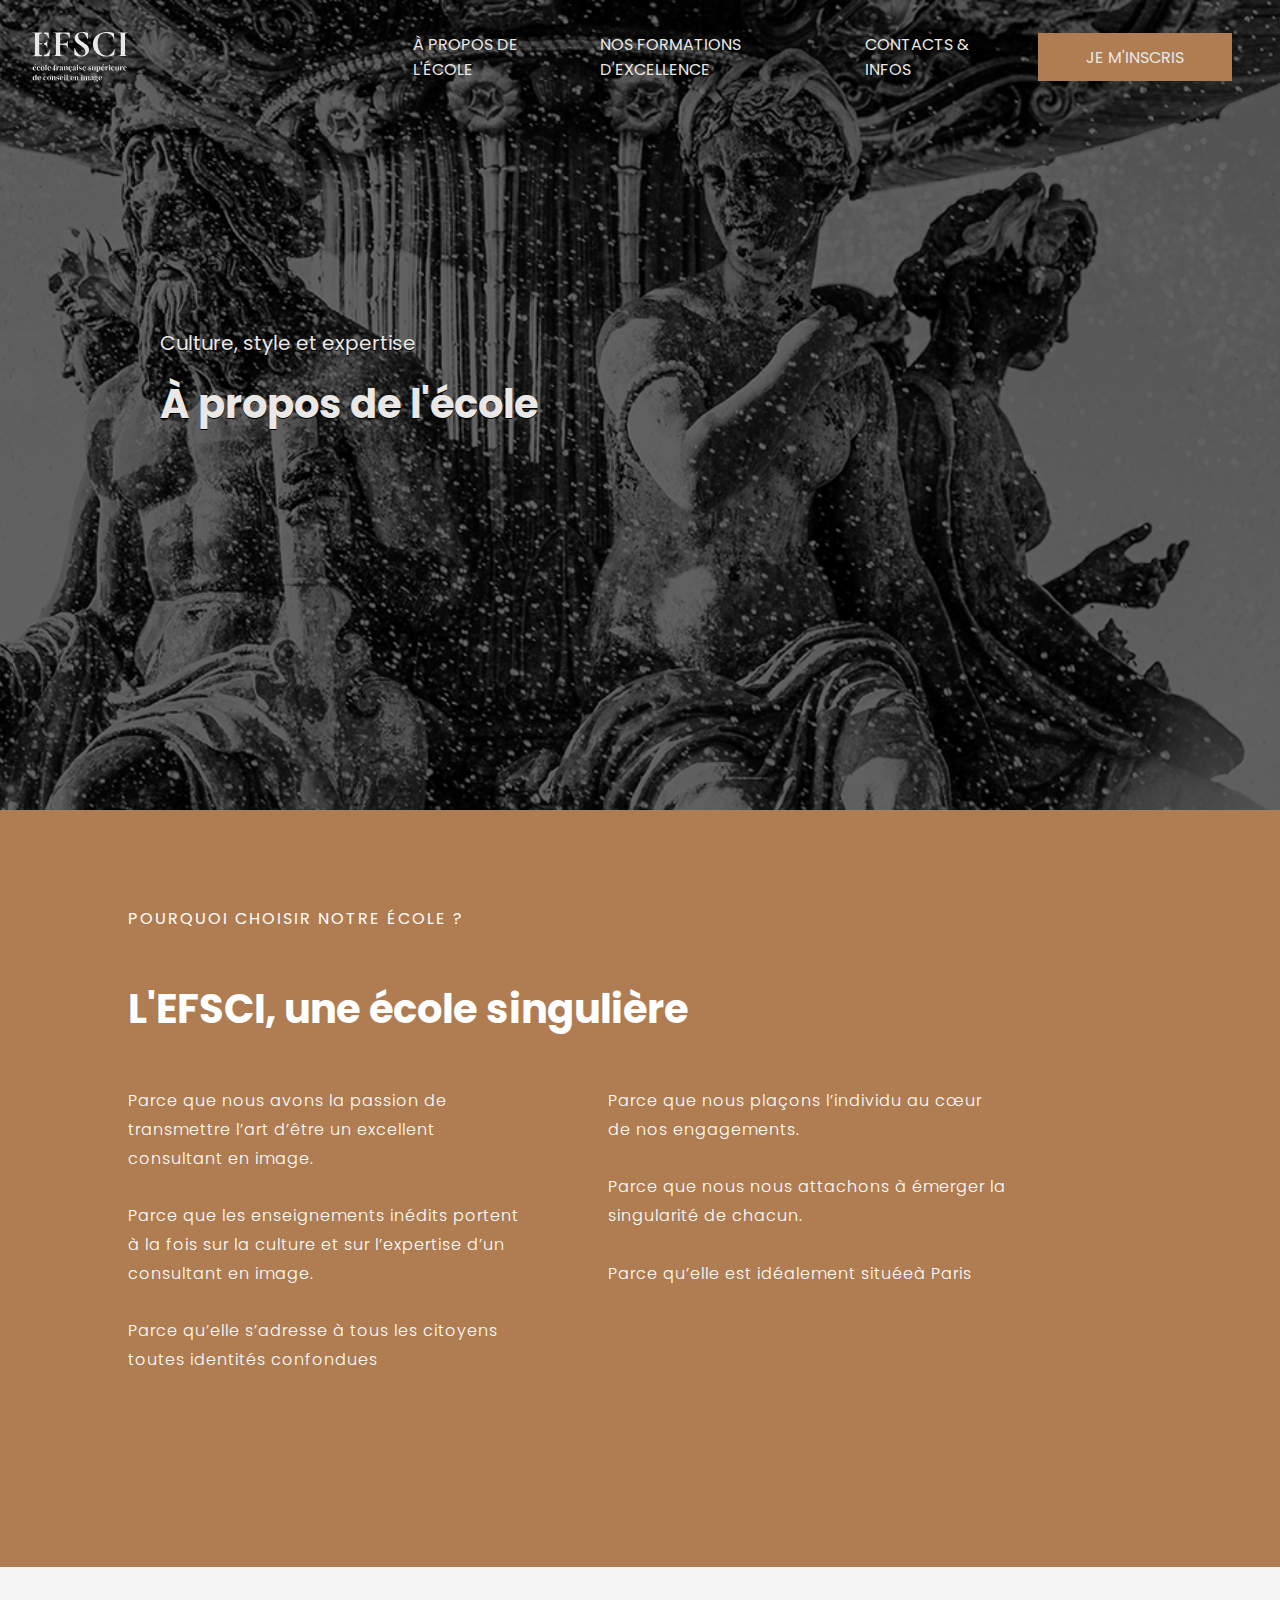
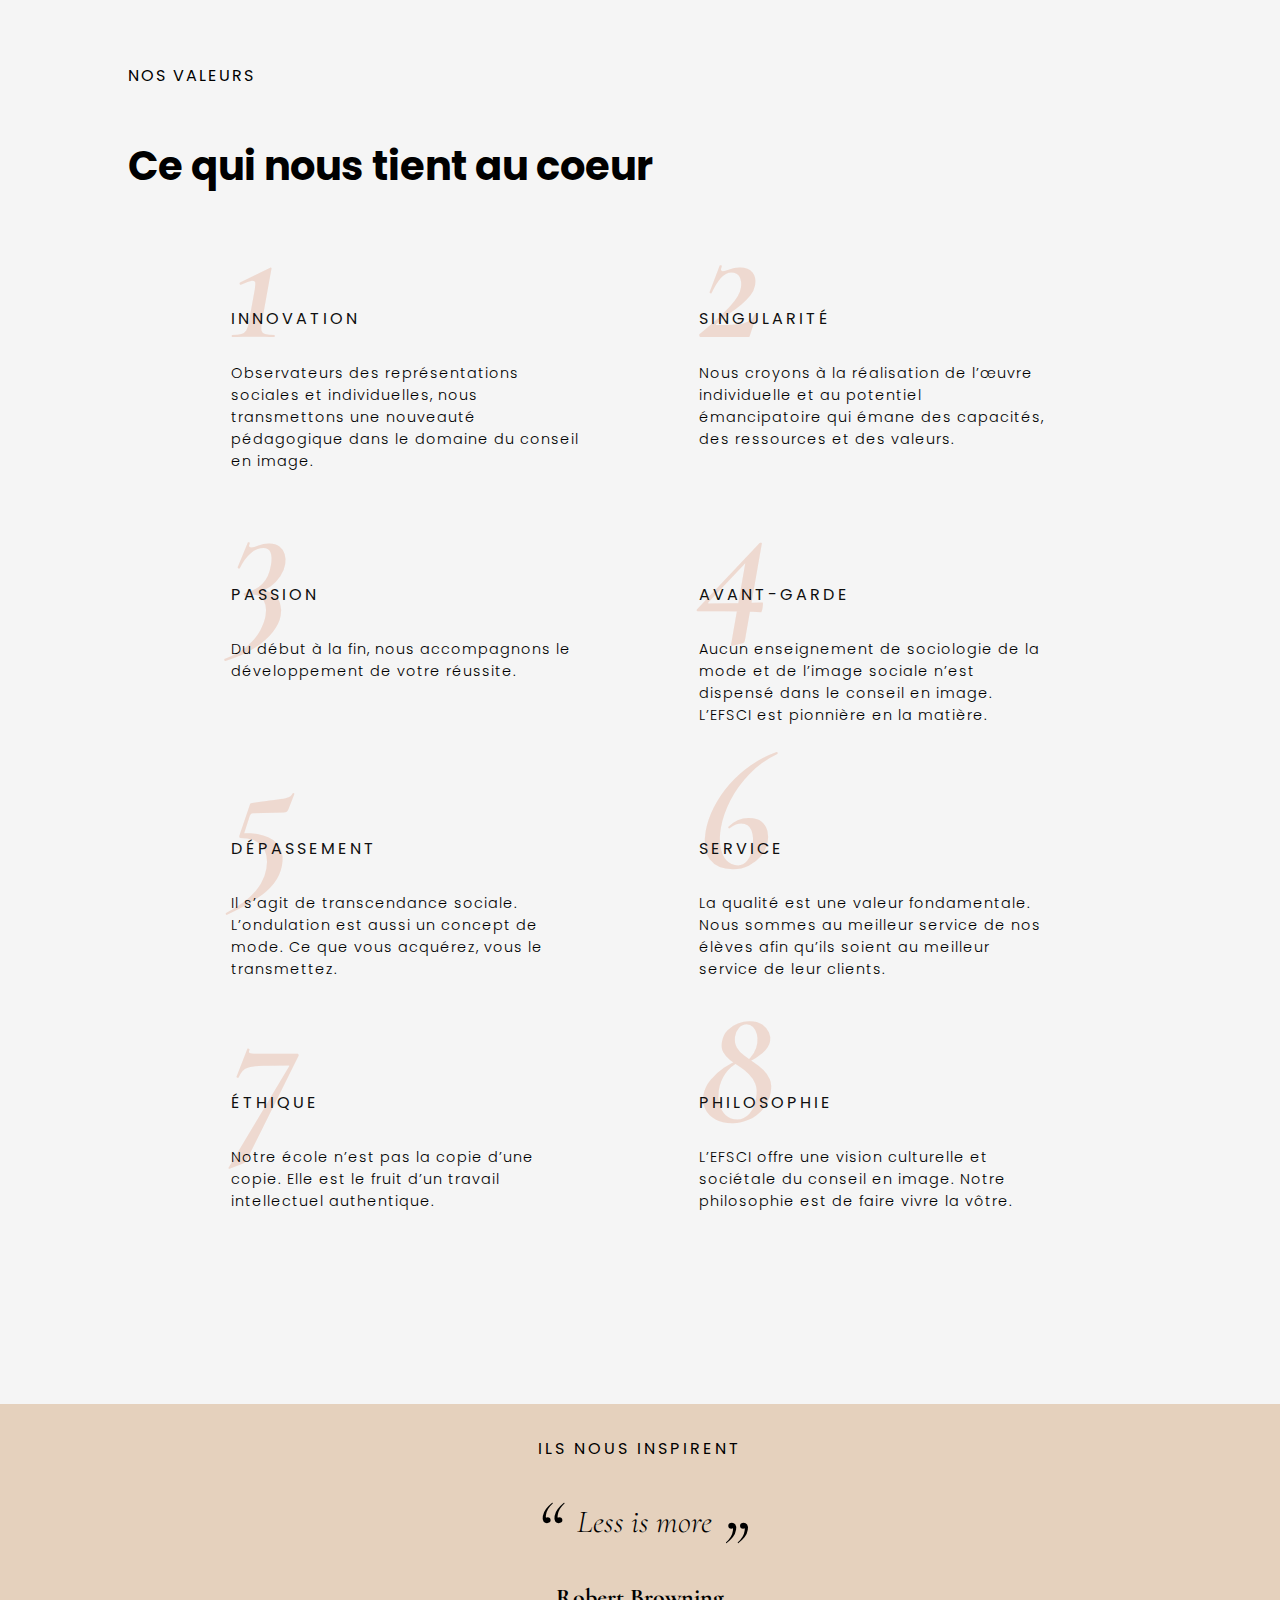
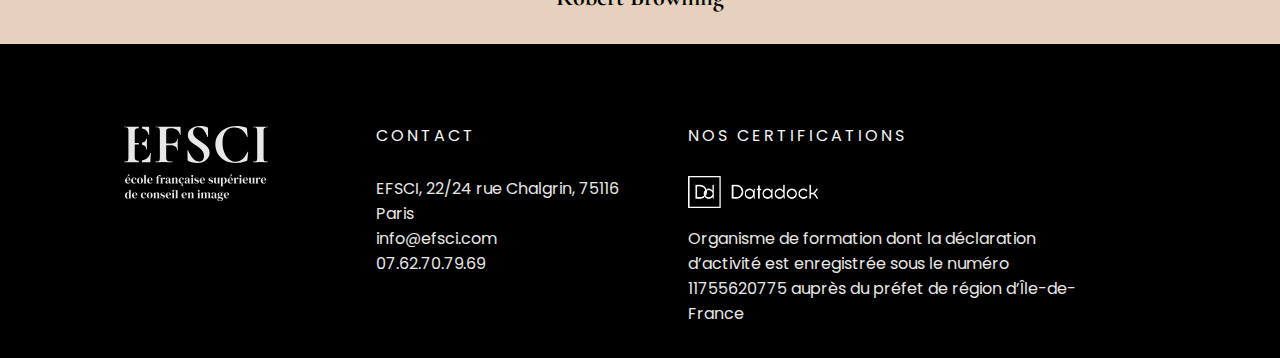
<file: pages/ecole.html>
<!DOCTYPE html>
<html lang="en">
<head>
    <meta charset="UTF-8">
    <meta http-equiv="X-UA-Compatible" content="IE=edge">
    <meta name="viewport" content="width=device-width, initial-scale=1.0">
    <link
    href="https://fonts.googleapis.com/css2?family=Poppins:ital,wght@0,100;0,200;0,300;0,400;0,500;0,600;0,700;0,800;0,900;1,100;1,200;1,300;1,400;1,500;1,600;1,700;1,800;1,900&display=swap"
    rel="stylesheet"
    /> 
    <link rel="preconnect" href="https://fonts.gstatic.com" />
    <link
        href="https://fonts.googleapis.com/css2?family=Cormorant:ital,wght@0,300;0,400;0,500;0,600;0,700;1,300;1,400;1,500;1,600;1,700&display=swap"
        rel="stylesheet"
    />
    <link rel="stylesheet" href="../css/ecole.css">
    <title>EFSCI - ECOLE</title>
</head>
<body>
    <div class="wrapper">
        <header class="header">
            <nav>
                <div class="logo">
                    <object data="../logo/EFSCI_LOGO.svg"></object>
                </div>
                <ul class="nav-links">
                    <li class="nav-link home"><a href="#">Home</a></a></li>
                    <li class="nav-link">
                        <a href="./ecole.html">à propos de l'école</a>
                    </li>
                    <li class="nav-link">
                        <a href="#">nos formations d'excellence</a>
                    </li>
                    <li class="nav-link">
                        <a href="#">contacts & infos</a>
                    </li>
                    <li class="nav-link last">
                        <a href="./inscription.html" class="nav-link-inscris"
                            >je&nbsp;m'inscris</a
                        >
                    </li>
                </ul>
                <div class="burger close">
                    <p class="label">MENU</p>
                    <div class="bars">
                        <div class="bar"></div>
                        <div class="bar"></div>
                        <div class="bar"></div>
                    </div>
                </div>
            </nav>
            <div class="header-bg-container">
                <img
                    class="header-bg"
                    src="../images/a-propos-header.png"
                    alt=""
                />
            </div>
            <div class="header-text">
                <p class="sub-top">Culture, style et expertise</p>
                <h1 class="title">
                    &Agrave; propos de l'école
                </h1>
            </div>
        </header>
        <div class="second">
            <p class="sub-top-2">POURQUOI CHOISIR NOTRE ÉCOLE ?</p>
            <h1 class="title-2">L'EFSCI, une école singulière</h1>
            <div class="description-cols">
                <p>
                    Parce que nous avons la passion de transmettre l’art d’être un excellent consultant en image.<br><br>
                    Parce que les enseignements inédits portent à la fois sur la culture et sur l’expertise d’un consultant en image.<br><br>
                    Parce qu’elle s’adresse à tous les citoyens toutes identités confondues
                </p>
                <p>
                    Parce que nous plaçons l’individu au cœur de nos engagements.<br><br>
                    Parce que nous nous attachons à émerger la singularité de chacun.<br><br>
                    Parce qu’elle est idéalement situéeà Paris
                </p>
            </div>
        </div>
        <div class="third">
            <p class="sub-top-2">Nos Valeurs</p>
            <h1 class="title-2">Ce qui nous tient au coeur</h1>
            <div class="cards">
                <div class="card">
                    <p class="number">1</p>
                    <p class="card-title">Innovation</p>
                    <p class="card-body">Observateurs des représentations sociales et individuelles, nous transmettons une nouveauté pédagogique dans le domaine du conseil en image.</p>
                </div>
                <div class="card">
                    <p class="number">2</p>
                    <p class="card-title">Singularité</p>
                    <p class="card-body">Nous croyons à la réalisation de l’œuvre individuelle et au potentiel émancipatoire qui émane des capacités, des ressources et des valeurs.</p>
                </div>
                <div class="card">
                    <p class="number">3</p>
                    <p class="card-title">Passion</p>
                    <p class="card-body">Du début à la fin, nous accompagnons le développement de votre réussite.</p>
                </div>
                <div class="card">
                    <p class="number">4</p>
                    <p class="card-title">Avant-garde</p>
                    <p class="card-body">Aucun enseignement de sociologie de la mode et de l’image sociale n’est dispensé dans le conseil en image. L’EFSCI est pionnière en la matière.</p>
                </div>
                <div class="card">
                    <p class="number">5</p>
                    <p class="card-title">Dépassement</p>
                    <p class="card-body">Il s’agit de transcendance sociale. L’ondulation est aussi un concept de mode. Ce que vous acquérez, vous le transmettez.</p>
                </div>
                <div class="card">
                    <p class="number">6</p>
                    <p class="card-title">Service</p>
                    <p class="card-body">La qualité est une valeur fondamentale. Nous sommes au meilleur service de nos élèves afin qu’ils soient au meilleur service de leur clients.</p>
                </div>
                <div class="card">
                    <p class="number">7</p>
                    <p class="card-title">éthique</p>
                    <p class="card-body">Notre école n’est pas la copie d’une copie. Elle est le fruit d’un travail intellectuel authentique. </p>
                </div>
                <div class="card">
                    <p class="number">8</p>
                    <p class="card-title">philosophie</p>
                    <p class="card-body">L’EFSCI offre une vision culturelle et sociétale du conseil en image. Notre philosophie est de faire vivre la vôtre.</p>
                </div>
            </div>
        </div>
        <div class="quote">
            <p class="quote-title"> Ils nous inspirent</p>
            <p class="quote-text">
                <em>
                    <span class="quote-start">“</span>&nbsp;Less is more&nbsp;<span class="quote-end">”</span>
                </em>
            </p>
            <p class="quoted">Robert Browning</p>
        </div>
        <footer>
            <div class="footer-logo">
                <object data="../logo/EFSCI_LOGO.svg"></object>
            </div>
            <div class="contact">
                <h6>CONTACT</h6>
                <p class="address">
                    EFSCI, 22/24 rue Chalgrin, 75116 Paris
                </p>
                <p class="email">info@efsci.com<br />07.62.70.79.69</p>
            </div>
            <div class="certifs">
                <h6 class="col-title">NOS CERTIFICATIONS</h6>
                <div class="certifs-logo">
                    <img src="../images/logo_datadock.png" alt="" />
                </div>
                <p class="certifs-des">
                    Organisme de formation dont la déclaration d’activité
                    est enregistrée sous le numéro 11755620775 auprès du
                    préfet de région d’Île-de-France
                </p>
            </div>

        </footer>
    </div>
    <script src="../js/ecole-app.js"></script>
</body>
</html>
</file>
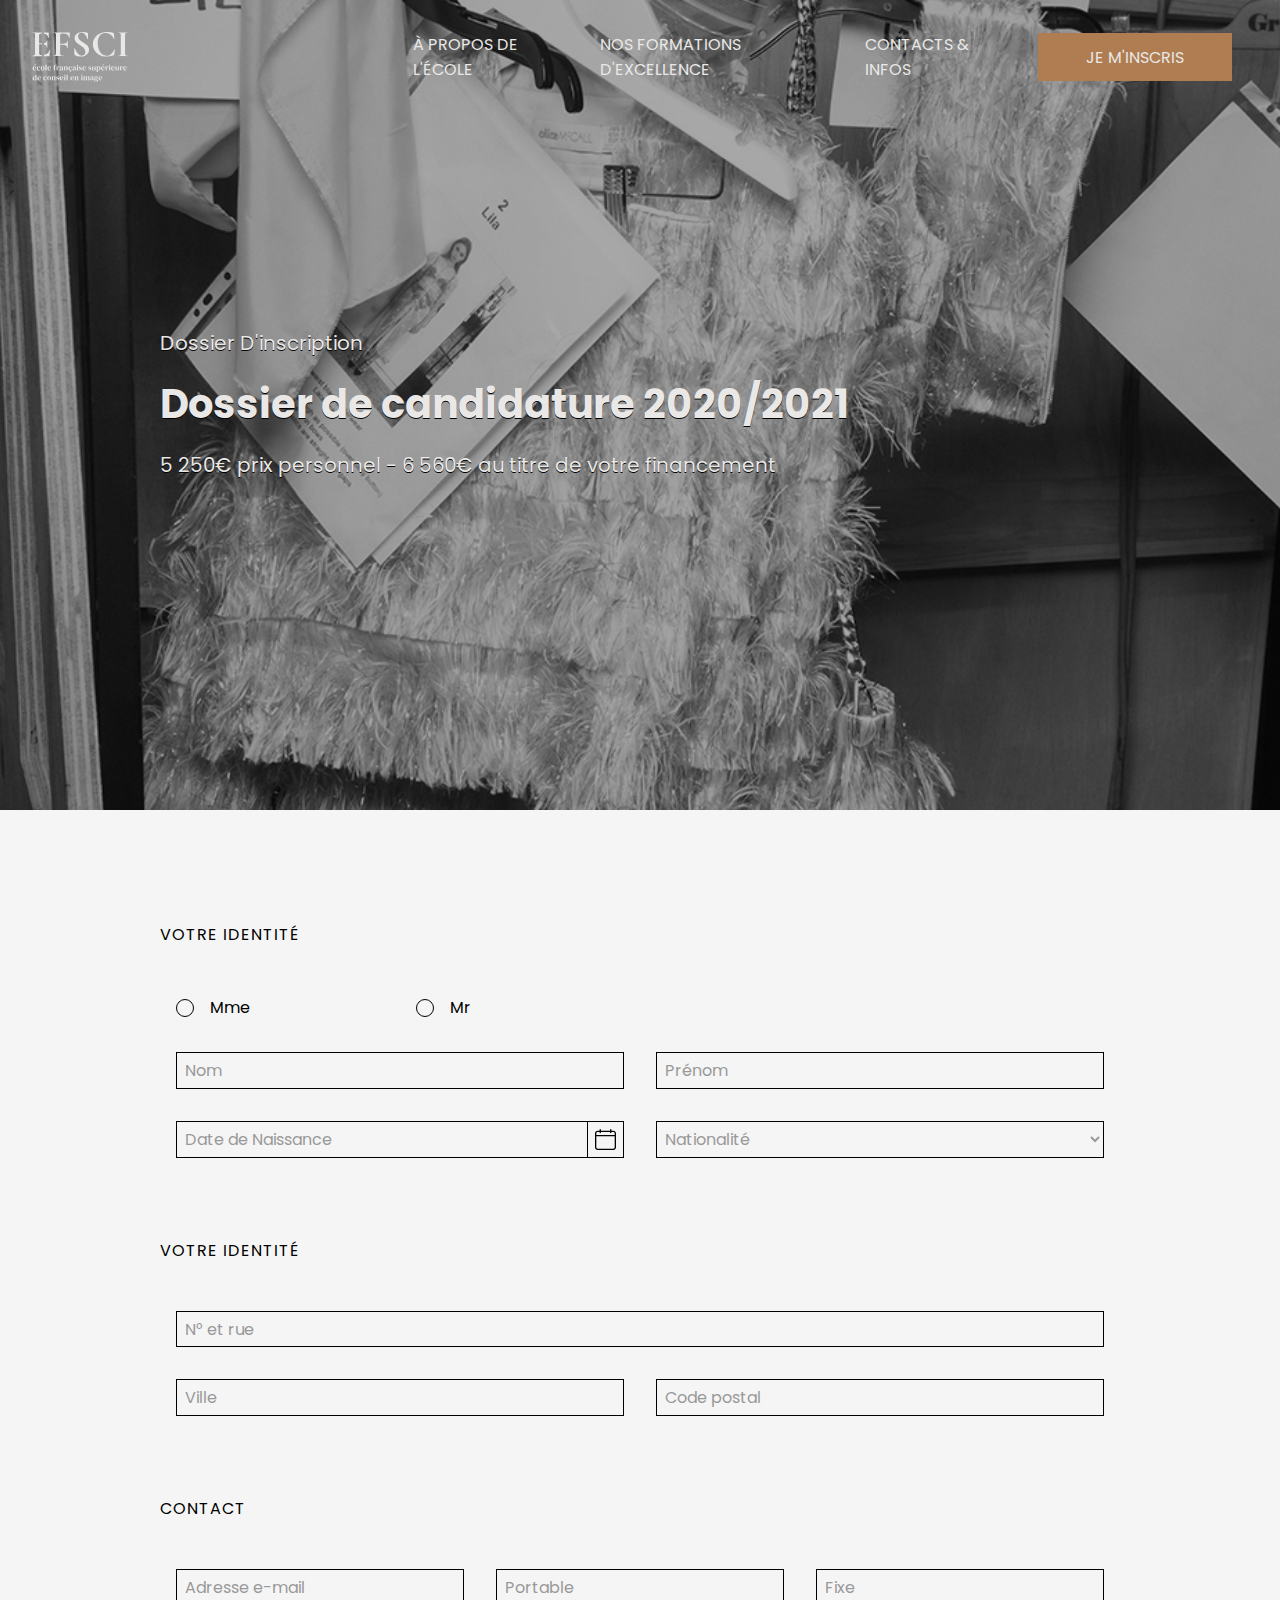
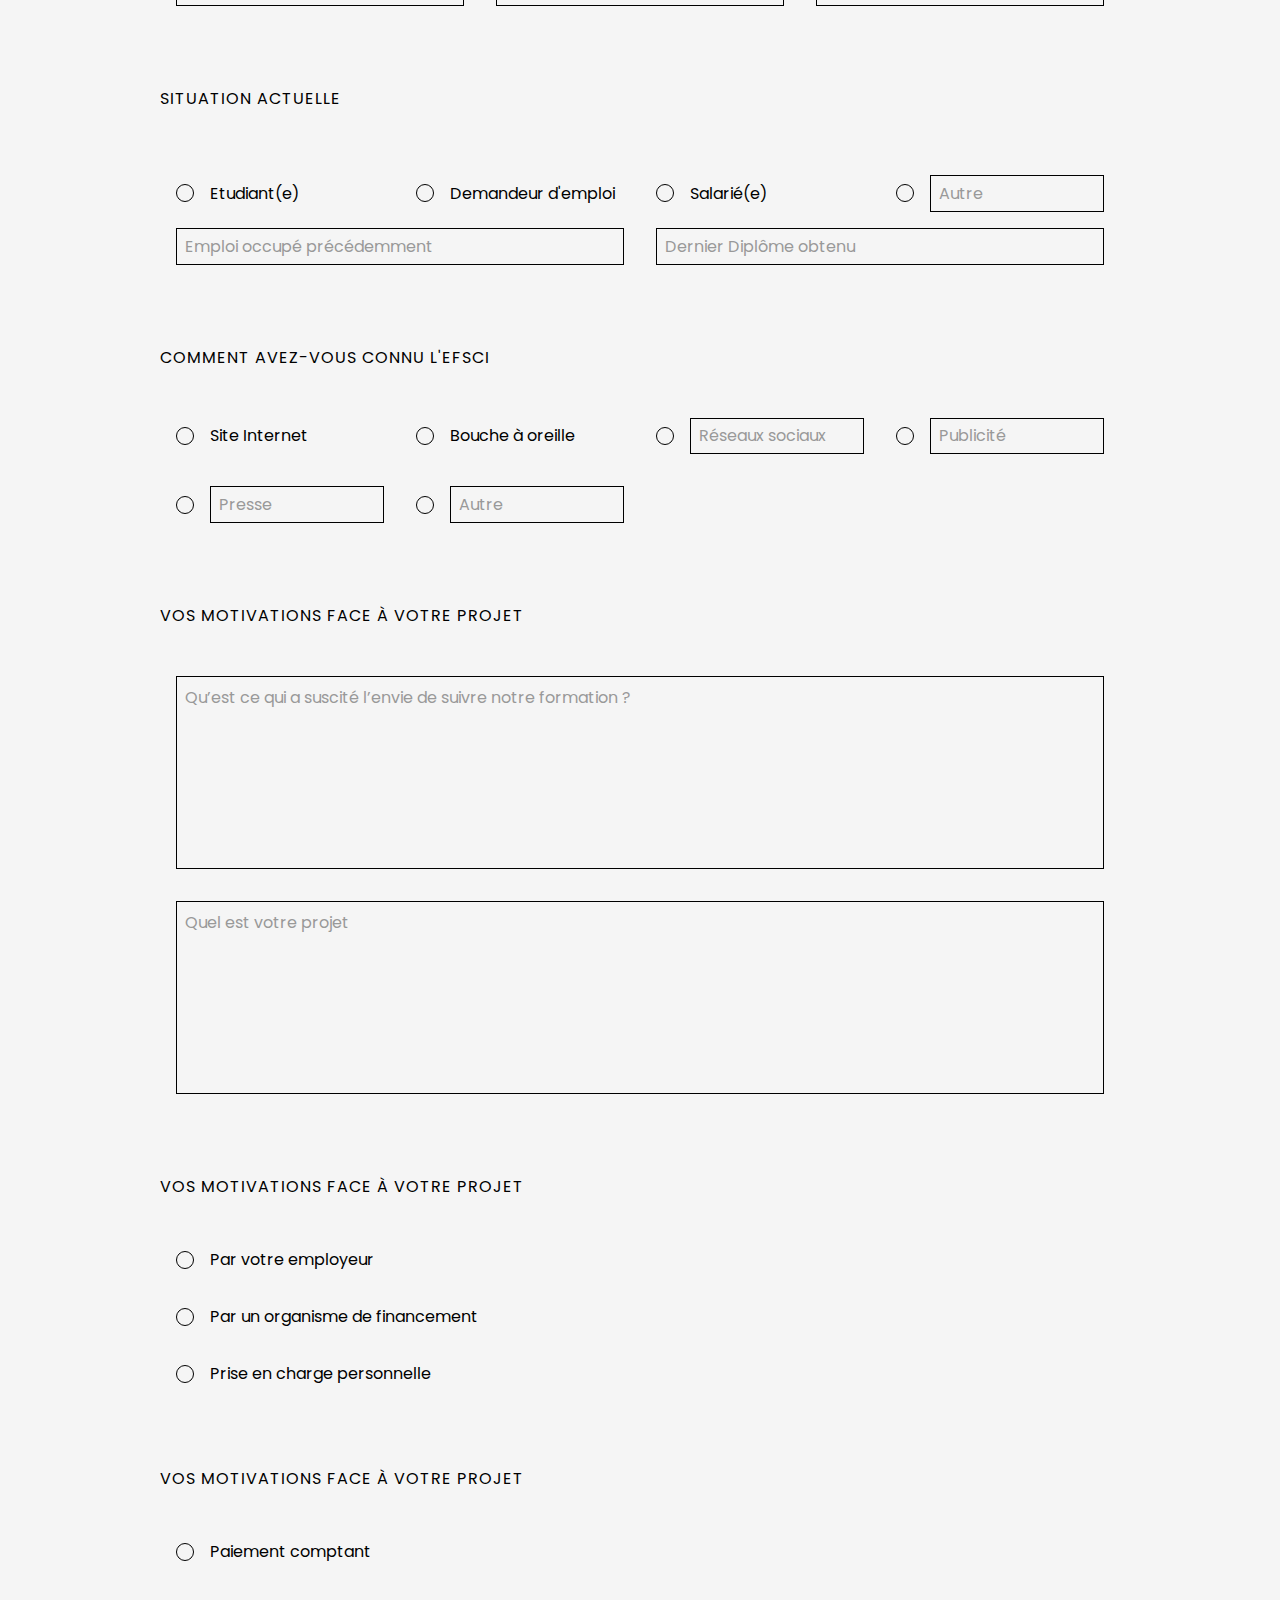
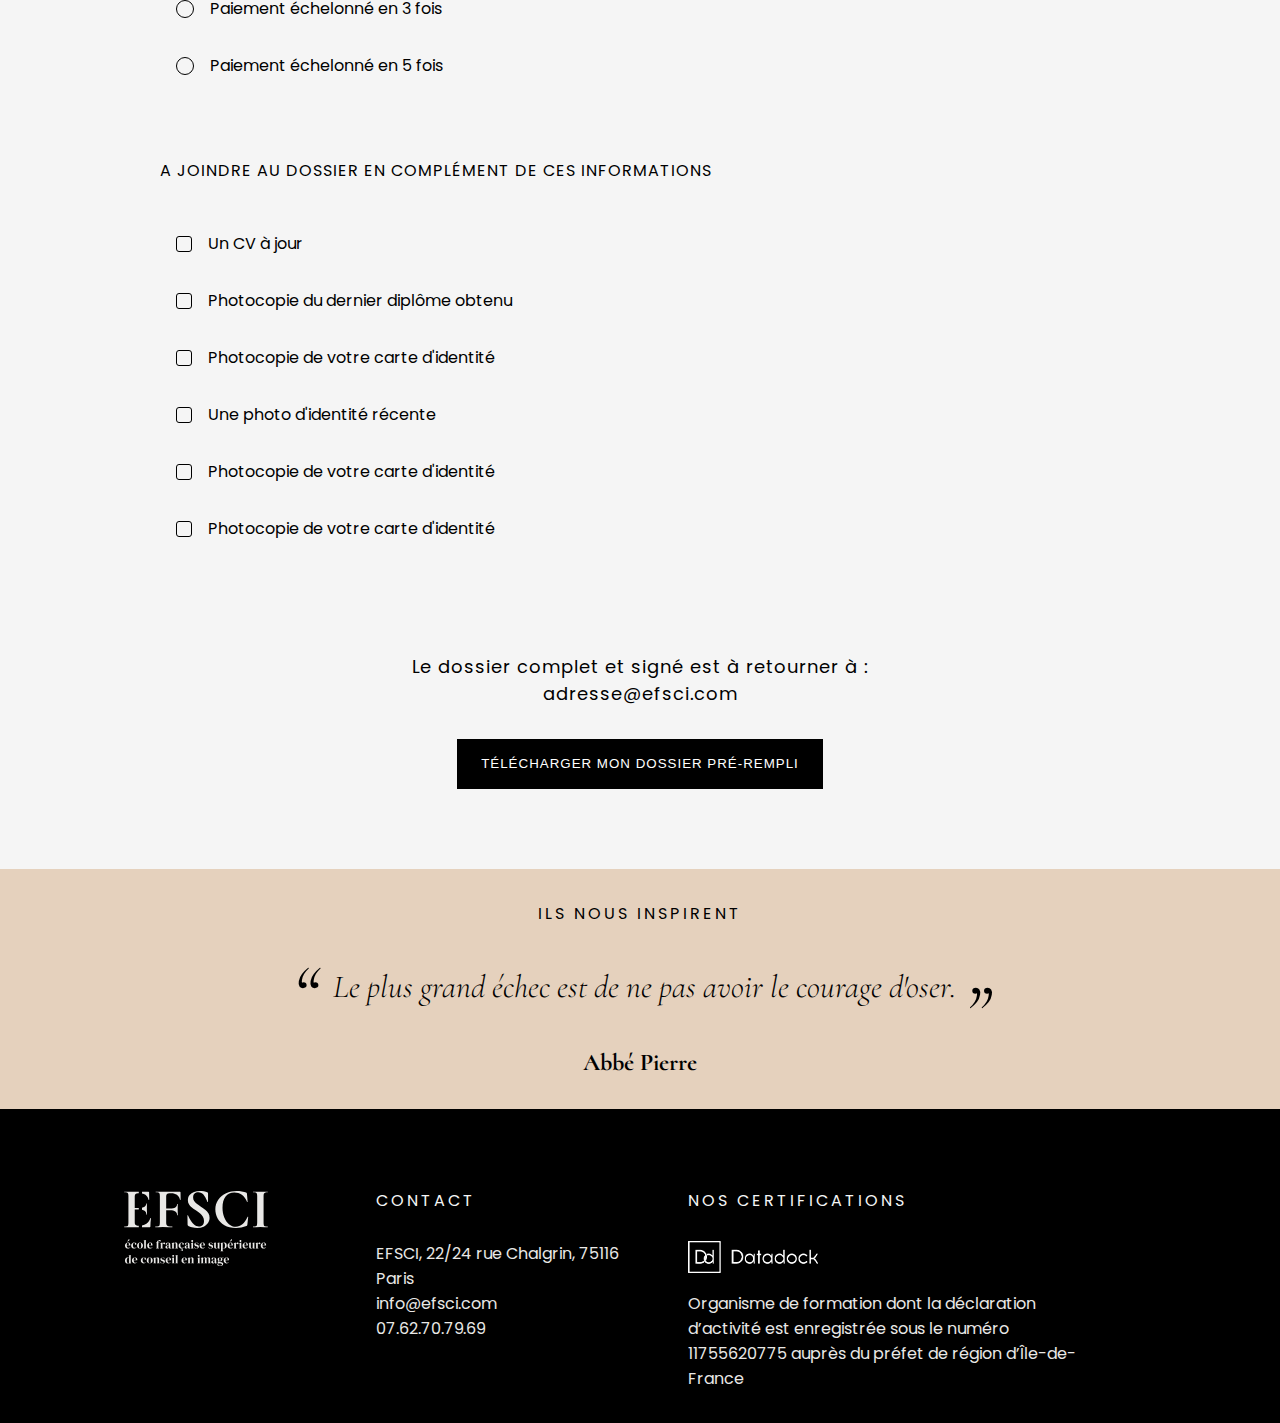
<file: pages/inscription.html>
<!DOCTYPE html>
<html lang="en">
    <head>
        <meta charset="UTF-8" />
        <meta http-equiv="X-UA-Compatible" content="IE=edge" />
        <meta name="viewport" content="width=device-width, initial-scale=1.0" />
        <link
            href="https://fonts.googleapis.com/css2?family=Poppins:ital,wght@0,100;0,200;0,300;0,400;0,500;0,600;0,700;0,800;0,900;1,100;1,200;1,300;1,400;1,500;1,600;1,700;1,800;1,900&display=swap"
            rel="stylesheet"
        />
        <link rel="preconnect" href="https://fonts.gstatic.com" />
        <link
            href="https://fonts.googleapis.com/css2?family=Cormorant:ital,wght@0,300;0,400;0,500;0,600;0,700;1,300;1,400;1,500;1,600;1,700&display=swap"
            rel="stylesheet"
        />
        <link rel="stylesheet" href="../css/inscription-styles.css" />
        <link rel="icon" type="image/png" href="/logo/FAVICON.svg"/>
        <title>EFSCI - Inscription</title>
    </head>
    <body>
        <div class="wrapper">
            <header class="header">
                <nav>
                    <div class="logo">
                        <object data="../logo/EFSCI_LOGO.svg"></object>
                    </div>
                    <ul class="nav-links">
                        <li class="nav-link home"><a href="#">Home</a></a></li>
                        <li class="nav-link">
                            <a href="../pages/ecole.html">à propos de l'école</a>
                        </li>
                        <li class="nav-link">
                            <a href="#">nos formations d'excellence</a>
                        </li>
                        <li class="nav-link">
                            <a href="#">contacts & infos</a>
                        </li>
                        <li class="nav-link last">
                            <a href="../pages/inscription.html" class="nav-link-inscris"
                                >je&nbsp;m'inscris</a
                            >
                        </li>
                    </ul>
                    <div class="burger close">
                        <p class="label">MENU</p>
                        <div class="bars">
                            <div class="bar"></div>
                            <div class="bar"></div>
                            <div class="bar"></div>
                        </div>
                    </div>
                </nav>
                <div class="header-bg-container">
                    <img
                        class="header-bg"
                        src="../images/CANDIDATURE-HEADER.png"
                        alt=""
                    />
                </div>
                <div class="header-text">
                    <p class="sub-top">Dossier D'inscription</p>
                    <h1 class="title">
                        Dossier de candidature 2020/2021
                    </h1>
                    <p class="sub-bot">5 250€ prix personnel - 6 560€ au titre de votre financement</p>
                </div>
            </header>
            <form action="/" method="POST">
                <div class="form-grp">
                    <p class="form-grp-title">votre identité</p>
                    <div class="form-grp-input ">
                        <div class="gender">
                            <input id="mme" name="sexe" type="radio" value="mme">
                            <div class="check check-1"></div>
                            <label for="mme">Mme</label>                        
                        </div>
                        <div class="gender">
                            <input id="mr" name="sexe" type="radio" value="mr">
                            <div class="check check-2"></div>
                            <label for="mr">Mr</label>
                        </div>
                        
                        
                        <input autocomplete="off" id="nom" type="text" name="nom" placeholder="Nom" >
                        <input autocomplete="off" id="prenom" type="text" name="prenom" placeholder="Prénom" >
                        
                        <select required id="nationalite" class="onPlaceholder" name="nationalite">
                            <option selected value="" disabled style="color: #999;">Nationalité</option>
                            <option value="afghan">Afghan</option>
                            <option value="albanian">Albanian</option>
                            <option value="algerian">Algerian</option>
                            <option value="american">American</option>
                            <option value="andorran">Andorran</option>
                            <option value="angolan">Angolan</option>
                            <option value="antiguans">Antiguans</option>
                            <option value="argentinean">Argentinean</option>
                            <option value="armenian">Armenian</option>
                            <option value="australian">Australian</option>
                            <option value="austrian">Austrian</option>
                            <option value="azerbaijani">Azerbaijani</option>
                            <option value="bahamian">Bahamian</option>
                            <option value="bahraini">Bahraini</option>
                            <option value="bangladeshi">Bangladeshi</option>
                            <option value="barbadian">Barbadian</option>
                            <option value="barbudans">Barbudans</option>
                            <option value="batswana">Batswana</option>
                            <option value="belarusian">Belarusian</option>
                            <option value="belgian">Belgian</option>
                            <option value="belizean">Belizean</option>
                            <option value="beninese">Beninese</option>
                            <option value="bhutanese">Bhutanese</option>
                            <option value="bolivian">Bolivian</option>
                            <option value="bosnian">Bosnian</option>
                            <option value="brazilian">Brazilian</option>
                            <option value="british">British</option>
                            <option value="bruneian">Bruneian</option>
                            <option value="bulgarian">Bulgarian</option>
                            <option value="burkinabe">Burkinabe</option>
                            <option value="burmese">Burmese</option>
                            <option value="burundian">Burundian</option>
                            <option value="cambodian">Cambodian</option>
                            <option value="cameroonian">Cameroonian</option>
                            <option value="canadian">Canadian</option>
                            <option value="cape verdean">Cape Verdean</option>
                            <option value="central african">Central African</option>
                            <option value="chadian">Chadian</option>
                            <option value="chilean">Chilean</option>
                            <option value="chinese">Chinese</option>
                            <option value="colombian">Colombian</option>
                            <option value="comoran">Comoran</option>
                            <option value="congolese">Congolese</option>
                            <option value="costa rican">Costa Rican</option>
                            <option value="croatian">Croatian</option>
                            <option value="cuban">Cuban</option>
                            <option value="cypriot">Cypriot</option>
                            <option value="czech">Czech</option>
                            <option value="danish">Danish</option>
                            <option value="djibouti">Djibouti</option>
                            <option value="dominican">Dominican</option>
                            <option value="dutch">Dutch</option>
                            <option value="east timorese">East Timorese</option>
                            <option value="ecuadorean">Ecuadorean</option>
                            <option value="egyptian">Egyptian</option>
                            <option value="emirian">Emirian</option>
                            <option value="equatorial guinean">Equatorial Guinean</option>
                            <option value="eritrean">Eritrean</option>
                            <option value="estonian">Estonian</option>
                            <option value="ethiopian">Ethiopian</option>
                            <option value="fijian">Fijian</option>
                            <option value="filipino">Filipino</option>
                            <option value="finnish">Finnish</option>
                            <option value="french">French</option>
                            <option value="gabonese">Gabonese</option>
                            <option value="gambian">Gambian</option>
                            <option value="georgian">Georgian</option>
                            <option value="german">German</option>
                            <option value="ghanaian">Ghanaian</option>
                            <option value="greek">Greek</option>
                            <option value="grenadian">Grenadian</option>
                            <option value="guatemalan">Guatemalan</option>
                            <option value="guinea-bissauan">Guinea-Bissauan</option>
                            <option value="guinean">Guinean</option>
                            <option value="guyanese">Guyanese</option>
                            <option value="haitian">Haitian</option>
                            <option value="herzegovinian">Herzegovinian</option>
                            <option value="honduran">Honduran</option>
                            <option value="hungarian">Hungarian</option>
                            <option value="icelander">Icelander</option>
                            <option value="indian">Indian</option>
                            <option value="indonesian">Indonesian</option>
                            <option value="iranian">Iranian</option>
                            <option value="iraqi">Iraqi</option>
                            <option value="irish">Irish</option>
                            <option value="israeli">Israeli</option>
                            <option value="italian">Italian</option>
                            <option value="ivorian">Ivorian</option>
                            <option value="jamaican">Jamaican</option>
                            <option value="japanese">Japanese</option>
                            <option value="jordanian">Jordanian</option>
                            <option value="kazakhstani">Kazakhstani</option>
                            <option value="kenyan">Kenyan</option>
                            <option value="kittian and nevisian">Kittian and Nevisian</option>
                            <option value="kuwaiti">Kuwaiti</option>
                            <option value="kyrgyz">Kyrgyz</option>
                            <option value="laotian">Laotian</option>
                            <option value="latvian">Latvian</option>
                            <option value="lebanese">Lebanese</option>
                            <option value="liberian">Liberian</option>
                            <option value="libyan">Libyan</option>
                            <option value="liechtensteiner">Liechtensteiner</option>
                            <option value="lithuanian">Lithuanian</option>
                            <option value="luxembourger">Luxembourger</option>
                            <option value="macedonian">Macedonian</option>
                            <option value="malagasy">Malagasy</option>
                            <option value="malawian">Malawian</option>
                            <option value="malaysian">Malaysian</option>
                            <option value="maldivan">Maldivan</option>
                            <option value="malian">Malian</option>
                            <option value="maltese">Maltese</option>
                            <option value="marshallese">Marshallese</option>
                            <option value="mauritanian">Mauritanian</option>
                            <option value="mauritian">Mauritian</option>
                            <option value="mexican">Mexican</option>
                            <option value="micronesian">Micronesian</option>
                            <option value="moldovan">Moldovan</option>
                            <option value="monacan">Monacan</option>
                            <option value="mongolian">Mongolian</option>
                            <option value="moroccan">Moroccan</option>
                            <option value="mosotho">Mosotho</option>
                            <option value="motswana">Motswana</option>
                            <option value="mozambican">Mozambican</option>
                            <option value="namibian">Namibian</option>
                            <option value="nauruan">Nauruan</option>
                            <option value="nepalese">Nepalese</option>
                            <option value="new zealander">New Zealander</option>
                            <option value="ni-vanuatu">Ni-Vanuatu</option>
                            <option value="nicaraguan">Nicaraguan</option>
                            <option value="nigerien">Nigerien</option>
                            <option value="north korean">North Korean</option>
                            <option value="northern irish">Northern Irish</option>
                            <option value="norwegian">Norwegian</option>
                            <option value="omani">Omani</option>
                            <option value="pakistani">Pakistani</option>
                            <option value="palauan">Palauan</option>
                            <option value="panamanian">Panamanian</option>
                            <option value="papua new guinean">Papua New Guinean</option>
                            <option value="paraguayan">Paraguayan</option>
                            <option value="peruvian">Peruvian</option>
                            <option value="polish">Polish</option>
                            <option value="portuguese">Portuguese</option>
                            <option value="qatari">Qatari</option>
                            <option value="romanian">Romanian</option>
                            <option value="russian">Russian</option>
                            <option value="rwandan">Rwandan</option>
                            <option value="saint lucian">Saint Lucian</option>
                            <option value="salvadoran">Salvadoran</option>
                            <option value="samoan">Samoan</option>
                            <option value="san marinese">San Marinese</option>
                            <option value="sao tomean">Sao Tomean</option>
                            <option value="saudi">Saudi</option>
                            <option value="scottish">Scottish</option>
                            <option value="senegalese">Senegalese</option>
                            <option value="serbian">Serbian</option>
                            <option value="seychellois">Seychellois</option>
                            <option value="sierra leonean">Sierra Leonean</option>
                            <option value="singaporean">Singaporean</option>
                            <option value="slovakian">Slovakian</option>
                            <option value="slovenian">Slovenian</option>
                            <option value="solomon islander">Solomon Islander</option>
                            <option value="somali">Somali</option>
                            <option value="south african">South African</option>
                            <option value="south korean">South Korean</option>
                            <option value="spanish">Spanish</option>
                            <option value="sri lankan">Sri Lankan</option>
                            <option value="sudanese">Sudanese</option>
                            <option value="surinamer">Surinamer</option>
                            <option value="swazi">Swazi</option>
                            <option value="swedish">Swedish</option>
                            <option value="swiss">Swiss</option>
                            <option value="syrian">Syrian</option>
                            <option value="taiwanese">Taiwanese</option>
                            <option value="tajik">Tajik</option>
                            <option value="tanzanian">Tanzanian</option>
                            <option value="thai">Thai</option>
                            <option value="togolese">Togolese</option>
                            <option value="tongan">Tongan</option>
                            <option value="trinidadian or tobagonian">Trinidadian or Tobagonian</option>
                            <option value="tunisian">Tunisian</option>
                            <option value="turkish">Turkish</option>
                            <option value="tuvaluan">Tuvaluan</option>
                            <option value="ugandan">Ugandan</option>
                            <option value="ukrainian">Ukrainian</option>
                            <option value="uruguayan">Uruguayan</option>
                            <option value="uzbekistani">Uzbekistani</option>
                            <option value="venezuelan">Venezuelan</option>
                            <option value="vietnamese">Vietnamese</option>
                            <option value="welsh">Welsh</option>
                            <option value="yemenite">Yemenite</option>
                            <option value="zambian">Zambian</option>
                            <option value="zimbabwean">Zimbabwean</option>
                        </select>
                        <div id="date-picker" class="date-picker">
                            <input type="text" name="date-naissance" id="date-input" placeholder="Date de Naissance">
                            <div class="calendar-container">
                                <object id="calendar-icon" data="../logo/calendar.svg"></object>
                            </div>
                            
                        </div>
                    </div>
                </div>
                <div class="form-grp">
                    <p class="form-grp-title">votre identité</p>
                    <div class="form-grp-input ">
                        <input autocomplete="off" id="rue" type="text" name="rue" placeholder="N° et rue" >
                        <input autocomplete="off" id="ville" type="text" name="ville" placeholder="Ville" >
                        <input autocomplete="off" id="code-postal" type="text" name="code-postal" placeholder="Code postal" >
                    </div>
                </div>
                <div class="form-grp">
                    <p class="form-grp-title">Contact</p>
                    <div class="form-grp-input ">
                        <input autocomplete="off" id="email" type="email" name="email" placeholder="Adresse e-mail" >
                        <input autocomplete="off" id="portable" type="tel" name="portable" placeholder="Portable" >
                        <input autocomplete="off" id="fixe" type="tel" name="fixe" placeholder="Fixe" >
                    </div>
                </div>
                <div class="form-grp">
                    <p class="form-grp-title">Situation actuelle</p>
                    <div class="form-grp-input ">
                        <div class="situation">
                            <input id="etudiant" name="situation" type="radio" value="Etudiant(e)">
                            <div class="check"></div>
                            <label for="etudiant">Etudiant(e)</label>                        
                        </div>
                        <div class="situation">
                            <input id="dmnd-emploi" name="situation" type="radio" value="Demandeur d'emploi">
                            <div class="check"></div>
                            <label for="dmnd-emploi">Demandeur d'emploi</label>                        
                        </div>
                        <div class="situation">
                            <input id="salarie" name="situation" type="radio" value="Salarié(e)">
                            <div class="check"></div>
                            <label for="salarie">Salarié(e)</label>                        
                        </div>
                        <div class="situation autre-sit">
                            <input id="autre" name="situation" type="radio" value="autre">
                            <div class="check"></div>
                            <label for="autre"><input autocomplete="off" id="autre-input" type="text" placeholder="Autre" disabled></label>                        
                        </div>
                        <input autocomplete="off" id="dernier-emploi" type="text" name="dernier-emploi" placeholder="Emploi occupé précédemment">
                        <input autocomplete="off" id="dernier-diplome" type="text" name="dernier-diplome" placeholder="Dernier Diplôme obtenu">
                    </div>
                </div>

                <div class="form-grp">
                    <p class="form-grp-title">Comment avez-vous connu l'EFSCI</p>
                    <div class="form-grp-input">
                        <div class="connu">
                            <input id="site" name="connu" type="radio" value="Site Internet">
                            <div class="check"></div>
                            <label for="site">Site Internet</label>                        
                        </div>
                        <div class="connu">
                            <input id="bouche-à-oreille" name="connu" type="radio" value="bouche-à-oreille" >
                            <div class="check"></div>
                            <label for="bouche-à-oreille">Bouche à oreille</label>                        
                        </div>
                        <div class="connu social-media">
                            <input id="social-media" name="connu" type="radio" value="Réseaux sociaux">
                            <div class="check"></div>
                            <label for="social-media"><input autocomplete="off" id="social-media-input" type="text" placeholder="Réseaux sociaux" disabled></label>                        
                        </div>
                        <div class="connu pub">
                            <input id="pub" name="connu" type="radio" value="Publicité">
                            <div class="check"></div>
                            <label for="pub"><input autocomplete="off" id="pub-input" type="text" placeholder="Publicité" disabled></label>                        
                        </div>
                        <div class="connu presse">
                            <input id="presse" name="connu" type="radio" value="presse">
                            <div class="check"></div>
                            <label for="presse"><input autocomplete="off" id="presse-input" type="text" placeholder="Presse" disabled></label>                        
                        </div>
                        <div class="connu connu-autre">
                            <input id="connu-autre" name="connu" type="radio" value="autre">
                            <div class="check"></div>
                            <label for="connu-autre"><input autocomplete="off" id="connu-autre-input" type="text" placeholder="Autre" disabled></label>                        
                        </div>
                    </div>
                </div>

                <div class="form-grp">
                    <p class="form-grp-title">Vos motivations face à votre projet</p>
                    <div class="form-grp-input">
                        <textarea id="textarea-1" placeholder="Qu’est ce qui a suscité l’envie de suivre notre formation ?" rows="7" s></textarea>
                        <textarea id="textarea-2" placeholder="Quel est votre projet" rows="7"></textarea>
                    </div>
                </div>

                <div class="form-grp">
                    <p class="form-grp-title">Vos motivations face à votre projet</p>
                    <div class="form-grp-input">
                        <div class="financement">
                            <input id="employeur" name="financement" type="radio" value="Par votre employeur">
                            <div class="check"></div>
                            <label for="employeur">Par votre employeur</label>                        
                        </div>
                        <div class="financement">
                            <input id="organisme" name="financement" type="radio" value="Par un organisme de financement">
                            <div class="check"></div>
                            <label for="organisme">Par un organisme de financement</label>                        
                        </div>
                        <div class="financement">
                            <input id="personnel" name="financement" type="radio" value="Prise en charge personnelle">
                            <div class="check"></div>
                            <label for="personnel">Prise en charge personnelle</label>                        
                        </div>
                    </div>
                </div>

                <div class="form-grp">
                    <p class="form-grp-title">Vos motivations face à votre projet</p>
                    <div class="form-grp-input">
                        <div class="payement">
                            <input id="comptant" name="payement" type="radio" value="Paiement comptant">
                            <div class="check"></div>
                            <label for="comptant">Paiement comptant</label>                        
                        </div>
                        <div class="payement">
                            <input id="echelonne-3" name="payement" type="radio" value="Paiement échelonné en 3 fois">
                            <div class="check"></div>
                            <label for="echelonne-3">Paiement échelonné en 3 fois</label>                        
                        </div>
                        <div class="payement">
                            <input id="echelonne-5" name="payement" type="radio" value="Paiement échelonné en 5 fois">
                            <div class="check"></div>
                            <label for="echelonne-5">Paiement échelonné en 5 fois</label>                        
                        </div>
                    </div>
                </div>

                <div class="form-grp">
                    <p class="form-grp-title">A joindre au dossier en complément de ces informations</p>
                    <div class="form-grp-input form-grp-input-joint">
                        <div class="joint">
                            <input id="cv" name="joint" type="checkbox" value="cv">
                            <div class="check"></div>
                            <label for="cv">Un CV à jour</label>                        
                        </div>
                        <div class="joint">
                            <input id="diplome" name="joint" type="checkbox" value="diplome">
                            <div class="check"></div>
                            <label for="diplome">Photocopie du dernier diplôme obtenu</label>                        
                        </div>
                        <div class="joint">
                            <input id="carte-id" name="joint" type="checkbox" value="carte-id">
                            <div class="check"></div>
                            <label for="carte-id">Photocopie de votre carte d'identité</label>                        
                        </div>
                        <div class="joint">
                            <input id="photo" name="joint" type="checkbox" value="photo">
                            <div class="check"></div>
                            <label for="photo">Une photo d'identité récente</label>                        
                        </div>
                        <div class="joint">
                            <input id="dossier-candidat" name="joint" type="checkbox" value="dossier-candidat">
                            <div class="check"></div>
                            <label for="dossier-candidat">Photocopie de votre carte d'identité</label>                        
                        </div>
                        <div class="joint">
                            <input id="dossier-finance" name="joint" type="checkbox" value="dossier-finance">
                            <div class="check"></div>
                            <label for="dossier-finance">Photocopie de votre carte d'identité</label>                        
                        </div>
                    </div>
                </div>
                <div class="download-sect">
                    <p>Le dossier complet et signé est à retourner à :<br>adresse@efsci.com</p>
                    <button>Télécharger mon dossier pré-rempli</button>
                </div>
            </form>
            <div class="quote">
                <p class="quote-title"> Ils nous inspirent</p>
                <p class="quote-text">
                    <em>
                        <span class="quote-start">“</span>&nbsp;Le plus grand échec est de ne pas avoir le courage d'oser.&nbsp;<span class="quote-end">”</span>
                    </em>
                </p>
                <p class="quoted">Abbé Pierre</p>
            </div>
            <footer>
                <div class="footer-logo">
                    <object data="../logo/EFSCI_LOGO.svg"></object>
                </div>
                <div class="contact">
                    <h6>CONTACT</h6>
                    <p class="address">
                        EFSCI, 22/24 rue Chalgrin, 75116 Paris
                    </p>
                    <p class="email">info@efsci.com<br />07.62.70.79.69</p>
                </div>
                <div class="certifs">
                    <h6 class="col-title">NOS CERTIFICATIONS</h6>
                    <div class="certifs-logo">
                        <img src="../images/logo_datadock.png" alt="" />
                    </div>
                    <p class="certifs-des">
                        Organisme de formation dont la déclaration d’activité
                        est enregistrée sous le numéro 11755620775 auprès du
                        préfet de région d’Île-de-France
                    </p>
                </div>
            </footer>
        </div>
        <script src="../js/inscription-app.js"></script>
    </body>
</html>
</file>
<file: css/ecole.css>
* {
    margin: 0;
    padding: 0;
    box-sizing: border-box;
}

body {
    font-family: "Poppins", sans-serif;
    color: #e9e8e6;
    overflow-x: hidden;
    width: 100vw;
}

::selection {
    background-color: #e5d1bd;
    color: black;
    text-shadow: none;
}

.quote *::selection {
    background-color: #e4be97;
    color: black;
}

p,
h1,
h2,
h3,
h4,
h5,
h6 {
    max-width: 75ch !important;
}

.wrapper {
    overflow-x: hidden;
}

.header {
    height: 90vh;
    padding: 2rem;
    display: grid;
    grid-template-columns: 1fr;
    grid-template-rows: repeat(8, 1fr);
    background-color: black;
    position: unset;
}

.header > * {
    position: relative;
    z-index: 5;
}

nav {
    width: 100%;
    grid-column: 1/2;
    grid-row: 1/2;
    display: flex;
    justify-self: flex-start;
    justify-content: space-between;
    align-items: flex-start;
    text-shadow: 0 1px black;
}

.logo {
    width: max(5vw, 6rem);
    z-index: 11;
}

.nav-links {
    width: 70%;
    display: flex;
    justify-content: space-evenly;
}

.nav-link {
    list-style: none;
    margin: 0 1rem;
}

.nav-link a {
    text-transform: uppercase;
    text-decoration: none;
    outline: none;
    color: #e9e8e6;
}

.nav-link:hover {
    text-decoration: underline;
    text-underline-offset: 3px;
}

.nav-link-inscris {
    text-shadow: none;
    padding: 0.7rem 3rem;
    background-color: #af7d51;
}

.home {
    display: none;
}

.burger {
    display: none;
}

.header-bg-container {
    width: 100%;
    height: 90vh;
    position: absolute;
    top: 0;
    left: 0;
    overflow: hidden;
    display: flex;
    justify-content: center;
    align-items: flex-start;
    z-index: 0;
}

.header-bg {
    width: auto;
    height: 90vh;
}

.header-text {
    grid-column: 1/2;
    grid-row: 4/8;
}

.header-text > * {
    margin: 1rem 10vw;
}

.sub-top,
.sub-bot {
    font-size: max(1vw, 20px);
    text-shadow: 0 1px black;
}

.title {
    text-shadow: 0 1px black;
    font-size: max(3vw, 40px);
}

.second {
    padding: 6rem 10vw;
    height: fit-content;
    width: 100vw;
    position: relative;
    background: #af7d51;
    color: white;
    display: flex;
    flex-direction: column;
    justify-content: center;
    align-items: flex-start;
}

.sub-top-2 {
    text-transform: uppercase;
    letter-spacing: 2px;
}
.title-2 {
    margin-top: 3rem;
    font-size: max(3vw, 40px);
}
.description-cols {
    margin: 3rem 0;
    display: flex;
    flex-wrap: wrap;
}

.description-cols p:first-of-type {
    margin-right: 5rem;
    margin-bottom: 3rem;
}

.description-cols p {
    font-size: 1rem;
    font-weight: 300;
    max-width: 40ch !important;
    letter-spacing: 1px;
    line-height: 1.8rem;
}

.third {
    padding: 6rem 10vw;
    height: fit-content;
    width: 100vw;
    position: relative;
    background: #f5f5f5;
    color: black;
    display: flex;
    flex-direction: column;
    justify-content: center;
    align-items: flex-start;
}

.third .title-2 {
    margin-bottom: 6rem;
}

.cards {
    display: flex;
    flex-wrap: wrap;
    justify-content: space-evenly;
    max-width: calc(4*(35ch + 2rem));
}

.card {
    /* background-color: red; */
    margin: 1rem 1rem 6rem 1rem;

    max-width: 35ch !important;
    position: relative;
}

.card * {
    position: relative;
    z-index: 2;
}

.number {
    position: absolute;
    top: -125px;
    left: 0;
    font-family: "Cormorant", sans-serif;
    font-size: 174px;
    line-height: 198px;
    color: #eed9d0;
    font-weight: 600;
    font-style: italic;
    z-index: 0;
    pointer-events: none;
}

.card-title {
    text-transform: uppercase;
    margin-bottom: 2rem;
    letter-spacing: 3px;
    line-height: 22px;
    color: #0f0f0f;
    font-weight: 400;
}

.card-body {
    font-size: 0.9rem;
    letter-spacing: 1px;
    line-height: 22px;
    font-weight: 300;
}

.quote {
    color: black;
    font-family: "Cormorant", serif;
    display: flex;
    flex-direction: column;
    align-items: center;
    justify-content: space-between;
    background-color: #e5d1bd;
    min-height: 15rem;
    padding: 2rem;
}

.quote-title {
    font-family: "Poppins", sans-serif;
    text-transform: uppercase;
    letter-spacing: 3px;
    font-weight: 400;
}

.quote-text {
    font-size: 2rem;
    position: relative;
    font-weight: 300;
    text-align: center;
    line-height: 2.5rem;
    
}
.quote-start {
    font-weight: 300;
    font-style: italic;
    font-size: 5.25rem;
    position: relative;
    top: 1.5rem;
    margin-right: 0.5rem;
    line-height: 0;
}
.quote-end {
    padding: 0;
    font-weight: 300;
    font-style: italic;
    font-size: 5.25rem;
    position: relative;
    top: 2.75rem;
    line-height: 0;
}
.quoted {
    font-weight: bold;
    font-size: 1.5rem;
    font-weight: 800;
}

footer {
    height: fit-content;
    padding: 2rem 3rem;
    background-color: black;
    color: #e9e8e6;
    display: grid;
    grid-template-columns: repeat(4, 1fr);
    grid-template-rows: repeat(5, 1fr);
}

.footer-logo {
    width: 9rem;
    grid-column: 1/2;
    grid-row: 2/4;
    justify-self: center;
}
.contact {
    grid-column: 2/3;
    grid-row: 2/5;
    width: 100%;
    display: grid;
    grid-template-columns: 1fr;
    grid-template-rows: 1fr 1fr 1fr;
    padding: 0 0 0 2rem;
}

.contact h6 {
    grid-column: 1/2;
    grid-row: 1/2;
    font-size: 1rem;
    font-weight: 400;
    letter-spacing: 3px;
    line-height: 20px;
    color: #f5f5f5;
}

.address {
    grid-column: 1/2;
    grid-row: 2/3;
}

.email {
    grid-row: 3/4;
    grid-column: 1/2;
}

.certifs {
    grid-column: 3/5;
    grid-row: 2/6;
    display: grid;
    grid-template-columns: 1fr;
    grid-template-rows: 1fr 1fr 1fr 1fr;
    padding-left: 3rem;
}
.certifs h6 {
    grid-column: 1/2;
    grid-row: 1/2;
    font-size: 1rem;
    font-weight: 400;
    letter-spacing: 3px;
    line-height: 20px;
    color: #f5f5f5;
}

.certifs-logo {
    grid-column: 1/2;
    grid-row: 2/3;
}
.certifs-des {
    justify-self: start;
    grid-column: 1/2;
    grid-row: 3/5;
    padding-right: 8rem;
}

@media screen and (max-width:1328px) {
    nav{
        text-shadow: none;
    }
    .nav-links{
        align-items: center;

    }
    .last{
        display: flex;
        justify-content: center;
        align-items: center;
    }
}
/* show the burger menu */
@media screen and (max-width:1024px) {
    .nav-links {
        position: absolute;
        z-index: 10;
        top: 0;
        transform: translateX(100%);
        margin: -2rem;
        padding: 6rem 7vw;
        height: 100vh;
        width: 100vw;
        background-color: black;
        display: flex;
        flex-direction: column;
        justify-content: space-evenly;
        align-items: flex-start;
        transition: 0.3s all ease;
        font-family: "Cormorant", sans-serif;
        font-size: 24px;
        line-height: 35px;
        color: #5c5c5c;
        font-weight: 600;
    }
    .slide-in {
        animation: slideIn 0.3s ease forwards;
    }
    @keyframes slideIn {
        from {
            transform: translateX(100%);
        }
        to {
            transform: translateX(0%);
        }
    }
    .slide-in .home {
        display: block;
    }

    .slide-in .nav-link {
        margin: 0;
    }

    .last {
        width: fit-content;
        padding: 0.7rem 1rem;
        border: 1px solid #5f5f5f;
        display: flex;
        justify-content: space-evenly;
        align-items: center;
    }

    .last .nav-link-inscris {
        background-color: transparent;
        padding: 0;
        width: 100%;
    }

    .slide-out {
        animation: slideOut 0.3s ease forwards;
    }
    @keyframes slideOut {
        from {
            transform: translateX(0%);
        }
        to {
            transform: translateX(100%);
        }
    }

    .burger {
        display: flex;
        justify-content: space-between;
        align-items: center;
    }
    .bars {
        width: 45px;
        height: 30px;
        display: flex;
        flex-direction: column;
        justify-content: space-between;
        transition: 0.3s all ease;
        margin-left: 2rem;
    }
    .bar {
        height: 2px;
        width: inherit;
        background-color: white;
        transition: 0.5s all ease;
    }
    .bar:nth-child(2) {
        opacity: 1;
    }
    .label {
        letter-spacing: 1px;
        font-weight: 500;
        font-size: 16px;
        display: block;
    }

    .open {
        z-index: 10;
        align-self: flex-start;
    }

    .open .bars {
        height: 35px;
    }

    .open .bar:nth-child(1) {
        transform: rotate(45deg);
        transform-origin: left;
    }

    .open .bar:nth-child(3) {
        transform: rotate(-45deg);
        transform-origin: left;
    }

    .open .bar:nth-child(2) {
        opacity: 0;
    }
}

@media screen and (max-width: 968px){
    footer {
        height: fit-content;
        display: flex;
        padding: 3rem 2rem;
        font-size: 16px;
        flex-direction: column;
        justify-content: space-between;
    }
    .contact {
        padding: 0;
        margin: 3rem 0;
        display: grid;
        grid-template-columns: 1fr 1fr;
        grid-template-rows: min-content 1fr;
    }
    .contact h6 {
        grid-column: 1/3;
        grid-row: 1/2;
        height: fit-content;
        margin-bottom: 1.5rem;
    }
    .address {
        grid-column: 1/2;
        grid-row: 2/3;
        margin-right: 1rem;
    }
    .email {
        grid-column: 2/3;
        grid-row: 2/3;
    }
    .certifs {
        padding: 0;
        display: flex;
        flex-direction: column;
    }
    .certifs h6,
    .certifs-logo {
        margin-bottom: 1.5rem;
    }
    .certifs-des {
        padding: 0;
    }

}
</file>
<file: css/inscription-styles.css>
* {
    margin: 0;
    padding: 0;
    box-sizing: border-box;
}

body {
    font-family: "Poppins", sans-serif;
    color: #e9e8e6;
    overflow-x: hidden;
    width: 100vw;
}

::selection{
    background-color: #e5d1bd;
    color: black;
    text-shadow: none;
}

.quote  *::selection{
    background-color: #e4be97;
    color: black;
}

p,
h1,
h2,
h3,
h4,
h5,
h6 {
    max-width: 75ch !important;
}


.wrapper {
    overflow-x: hidden;
}

.header {
    height: 90vh;
    padding: 2rem;
    display: grid;
    grid-template-columns: 1fr;
    grid-template-rows: repeat(8, 1fr);
}

.header > * {
    position: relative;
    z-index: 5;
}

nav {
    width: 100%;
    grid-column: 1/2;
    grid-row: 1/2;
    display: flex;
    justify-self: flex-start;
    justify-content: space-between;
    align-items: flex-start;
    text-shadow: 0 1px black;
}

.logo {
    width: max(5vw, 6rem);
    z-index: 11;
}

.nav-links {
    width: 70%;
    display: flex;
    justify-content: space-evenly;
}

.nav-link {
    list-style: none;
    margin: 0 1rem;
}

.nav-link a {
    text-transform: uppercase;
    text-decoration: none;
    outline: none;
    color: #e9e8e6;
}

.nav-link:hover {
    text-decoration: underline;
    text-underline-offset: 3px;
}



.nav-link-inscris {
    text-shadow: none;
    padding: 0.7rem 3rem;
    background-color: #af7d51;
}


.home {
    display: none;
}

.burger {
    display: none;
}

.header-bg-container {
    width: 100%;
    height: inherit;
    position: absolute;
    top: 0;
    left: 0;
    overflow: hidden;
    display: flex;
    justify-content: center;
    align-items: flex-start;
    z-index: 0;
}

.header-bg {
    width: auto;
    height: 100%;
}

.header-text {
    grid-column: 1/2;
    grid-row: 4/8;
}

.header-text > * {
    margin: 1rem 10vw;
}

.sub-top,
.sub-bot {
    font-size: max(1vw, 20px);
    text-shadow: 0 1px black;
}

.title {
    text-shadow: 0 1px black;
    font-size: max(3vw, 40px);
}

form {
    height: fit-content;
    width: 100vw;
    background-color: #f5f5f5;
    color: black;
    padding: 5rem calc(2rem + 10vw);
    display: flex;
    flex-direction: column;
    align-items: center;
}

.form-grp {
    width: 100%;
    max-width: 1024px;
    margin: 2rem 0;
    transition: .3s all ease;
}

.form-grp-title {
    text-transform: uppercase;
    letter-spacing: 1px;
    margin-bottom: 2rem;
}

.form-grp-input {
    display: grid;
    grid-template-columns: repeat(12, 1fr);
    grid-template-rows: repeat(6, min-content);
}

.form-grp-input > * {
    margin: 1rem;
}

input[type="text"],
input[type="tel"],
input[type="email"],
input[type="date"],
select {
    display: block;
    font-size: 16px;
    font-family: 'Poppins', sans-serif;
    background-color: #f5f5f5;
    border: 1px solid black;
    height: 2.3rem;
    padding: 0.5rem;
    outline: none;
}

::placeholder {
    color: #999;
    font-family: "Poppins", sans-serif;
}
 
.gender:nth-child(1) {
    grid-column: 1/4;
    grid-row: 1/2;
}

.gender:nth-child(2) {
    grid-column: 4/7;
    grid-row: 1/2;
}

.gender {
    width: unset !important;
    display: flex;
    align-items: center;
    cursor: pointer;
}

input[type="radio"],
input[type="checkbox"] {
    display: none;
}

label {
    cursor: pointer;
}

input[type="radio"] + .check {
    width: 16px;
    height: 16px;
    border: 1px solid black;
    background-color: transparent;
    border-radius: 100%;
    margin-right: 1rem;
    padding: 8px;
    transition: 0.3s all ease;
}

input[type="radio"]:checked + .check {
    background-color: black;
}

input[type="checkbox"] + .check {
    width: 16px;
    height: 16px;
    border: 1px solid black;
    background-color: transparent;
    border-radius: 3px;
    margin-right: 1rem;
    padding: 2px;
    transition: 0.3s all ease;
}

input[type="checkbox"]:checked + .check {
    background-color: black;
    box-shadow: inset 0 0 0 2px #f5f5f5;
}

#nom {
    grid-row: 2/3;
    grid-column: 1/7;
}

#prenom {
    grid-row: 2/3;
    grid-column: 7/13;
}

#date-picker {
    grid-row: 3/4;
    grid-column: 1/7;
    display: grid;
    grid-template-columns: 1fr 1fr;
    grid-template-rows: 1fr;
}
#date-input {
    width: 100%;
    font-family: "Poppins", sans-serif;
    grid-column: 1/3;
    grid-row: 1/2;
}

.calendar-container{
    grid-column: 2/3;
    grid-row: 1/2;
    justify-self: flex-end;
    background-color: #f5f5f5;
    padding: .5rem;
    height: 2.3rem;
    width: 2.3rem;
    display: flex;
    justify-content: center;
    align-items: center;
    border: 1px solid black;
    pointer-events: none;
}

#calendar-icon{
    height: 1.3rem;
    width: 1.3rem;
    background-color: #f5f5f5;
    pointer-events: none;
}
#nationalite {
    grid-column: 7/13;
    grid-row: 3/4;
    height: auto;
    padding: 0 1rem 0 .25rem;
}
.onPlaceholder{
    color: #999;
}
option{
    color: black;
    padding: 0 .5rem;
}

#rue {
    grid-row: 1/2;
    max-width: unset;
    width: inherit;
    grid-column: 1/13;
}
#ville {
    grid-row: 2/3;
    grid-column: 1/7;
}
#code-postal {
    grid-row: 2/3;
    grid-column: 7/13;
}

#email {
    grid-row: 1/2;
    grid-column: 1/5;
}
#portable {
    grid-row: 1/2;
    grid-column: 5/9;
}
#fixe {
    grid-row: 1/2;
    grid-column: 9/13;
}

.situation {
    display: flex;
    align-items: center;
    width: inherit;
    height: 100%;
    cursor: pointer;
}
.situation > * {
    cursor: pointer;
}

.situation:nth-child(1) {
    grid-row: 1/2;
    grid-column: 1/4;
}
.situation:nth-child(2) {
    grid-row: 1/2;
    grid-column: 4/7;
}
.situation:nth-child(3) {
    grid-row: 1/2;
    grid-column: 7/10;
}
.situation:nth-child(4) {
    grid-row: 1/2;
    grid-column: 10/13;
}

#autre-input {
    width: 100%;
}

#dernier-emploi {
    grid-column: 1/7;
    grid-row: 2/3;
}

#dernier-diplome {
    grid-column: 7/13;
    grid-row: 2/3;
}

.connu {
    display: flex;
    align-items: center;
    cursor: pointer;
}

.connu:nth-child(1) {
    grid-row: 1/2;
    grid-column: 1/4;
}
.connu:nth-child(2) {
    grid-row: 1/2;
    grid-column: 4/7;
}
.connu:nth-child(3) {
    grid-row: 1/2;
    grid-column: 7/10;
}
.connu:nth-child(4) {
    grid-row: 1/2;
    grid-column: 10/13;
}
.connu:nth-child(5) {
    grid-row: 2/3;
    grid-column: 1/4;
}
.connu:nth-child(6) {
    grid-row: 2/3;
    grid-column: 4/7;
}

.connu input[type="text"] {
    width: 100%;
}

textarea {
    resize: none;
    padding: 0.5rem;
    font-family: "Poppins", sans-serif;
    font-size: 16px;
    outline: none;
    border: 1px solid black;
    background-color: #f5f5f5;
}

#textarea-1 {
    grid-row: 1/2;
    grid-column: 1/13;
}

#textarea-2 {
    grid-row: 2/3;
    grid-column: 1/13;
}

.financement,
.payement,
.joint {
    display: flex;
    align-items: center;
    cursor: pointer;
}

.form-grp-input-joint {
    grid-template-rows: repeat(6, 1fr);
}

.financement:nth-child(1),
.payement:nth-child(1),
.joint:nth-child(1) {
    grid-row: 1/2;
    grid-column: 1/13;
}
.financement:nth-child(2),
.payement:nth-child(2),
.joint:nth-child(2) {
    grid-row: 2/3;
    grid-column: 1/13;
}
.financement:nth-child(3),
.payement:nth-child(3),
.joint:nth-child(3) {
    grid-row: 3/4;
    grid-column: 1/13;
}

.joint:nth-child(4) {
    grid-row: 4/5;
    grid-column: 1/13;
}

.joint:nth-child(5) {
    grid-row: 5/6;
    grid-column: 1/13;
}
.joint:nth-child(6) {
    grid-row: 6/7;
    grid-column: 1/13;
}

.download-sect {
    margin-top: 4rem;
    width: 100%;
    display: flex;
    flex-direction: column;
    align-items: center;
}

.download-sect p {
    text-align: center;
    margin-bottom: 2rem;
    letter-spacing: 1px;
    font-size: 18px;
}

.download-sect button {
    color: #fff;
    background-color: black;
    border: none;
    outline: none;
    width: fit-content;
    height: fit-content;
    padding: 0.8rem 1.5rem;
    text-transform: uppercase;
    letter-spacing: 1px;
    line-height: 24px;
    font-weight: 500;
    cursor: pointer;
    transition: 0.3s all ease;
}

.quote {
    color: black;
    font-family: "Cormorant", serif;
    display: flex;
    flex-direction: column;
    align-items: center;
    justify-content: space-between;
    background-color: #e5d1bd;
    min-height: 15rem;
    padding: 2rem;
}

.quote-title {
    font-family: "Poppins", sans-serif;
    text-transform: uppercase;
    letter-spacing: 3px;
    font-weight: 400;
}

.quote-text {
    font-size: 2rem;
    position: relative;
    font-weight: 300;
    text-align: center;
    line-height: 2.5rem;
    
}
.quote-start {
    font-weight: 300;
    font-style: italic;
    font-size: 5.25rem;
    position: relative;
    top: 1.5rem;
    margin-right: 0.5rem;
    line-height: 0;
}
.quote-end {
    padding: 0;
    font-weight: 300;
    font-style: italic;
    font-size: 5.25rem;
    position: relative;
    top: 2.75rem;
    line-height: 0;
}
.quoted {
    font-weight: bold;
    font-size: 1.5rem;
    font-weight: 800;
}

footer {
    height: fit-content;
    padding: 2rem 3rem;
    background-color: black;
    color: #e9e8e6;
    display: grid;
    grid-template-columns: repeat(4, 1fr);
    grid-template-rows: repeat(5, 1fr);
}

.footer-logo {
    width: 9rem;
    grid-column: 1/2;
    grid-row: 2/4;
    justify-self: center;
}
.contact {
    grid-column: 2/3;
    grid-row: 2/5;
    width: 100%;
    display: grid;
    grid-template-columns: 1fr;
    grid-template-rows: 1fr 1fr 1fr;
    padding: 0 0 0 2rem;
}

.contact h6 {
    grid-column: 1/2;
    grid-row: 1/2;
    font-size: 1rem;
    font-weight: 400;
    letter-spacing: 3px;
    line-height: 20px;
    color: #f5f5f5;
}

.address {
    grid-column: 1/2;
    grid-row: 2/3;
}

.email {
    grid-row: 3/4;
    grid-column: 1/2;
}

.certifs {
    grid-column: 3/5;
    grid-row: 2/6;
    display: grid;
    grid-template-columns: 1fr;
    grid-template-rows: 1fr 1fr 1fr 1fr;
    padding-left: 3rem;
}
.certifs h6 {
    grid-column: 1/2;
    grid-row: 1/2;
    font-size: 1rem;
    font-weight: 400;
    letter-spacing: 3px;
    line-height: 20px;
    color: #f5f5f5;
}

.certifs-logo {
    grid-column: 1/2;
    grid-row: 2/3;
}
.certifs-des {
    justify-self: start;
    grid-column: 1/2;
    grid-row: 3/5;
    padding-right: 8rem;
}

@media screen and (max-width:1328px) {
    nav{
        text-shadow: none;
    }
    .nav-links{
        align-items: center;

    }
    .last{
        display: flex;
        justify-content: center;
        align-items: center;
    }
}
/* show the burger menu */
@media screen and (max-width:1024px) {
    .nav-links {
        position: absolute;
        z-index: 10;
        top: 0;
        transform: translateX(100%);
        margin: -2rem;
        padding: 6rem 7vw;
        height: 100vh;
        width: 100vw;
        background-color: black;
        display: flex;
        flex-direction: column;
        justify-content: space-evenly;
        align-items: flex-start;
        transition: 0.3s all ease;
        font-family: "Cormorant", sans-serif;
        font-size: 24px;
        line-height: 35px;
        color: #5c5c5c;
        font-weight: 600;
    }
    .slide-in {
        animation: slideIn 0.3s ease forwards;
    }
    @keyframes slideIn {
        from {
            transform: translateX(100%);
        }
        to {
            transform: translateX(0%);
        }
    }
    .slide-in .home {
        display: block;
    }

    .slide-in .nav-link {
        margin: 0;
    }

    .last {
        width: fit-content;
        padding: 0.7rem 1rem;
        border: 1px solid #5f5f5f;
        display: flex;
        justify-content: space-evenly;
        align-items: center;
    }

    .last .nav-link-inscris {
        background-color: transparent;
        padding: 0;
        width: 100%;
    }

    .slide-out {
        animation: slideOut 0.3s ease forwards;
    }
    @keyframes slideOut {
        from {
            transform: translateX(0%);
        }
        to {
            transform: translateX(100%);
        }
    }

    .burger {
        display: flex;
        justify-content: space-between;
        align-items: center;
    }
    .bars {
        width: 45px;
        height: 30px;
        display: flex;
        flex-direction: column;
        justify-content: space-between;
        transition: 0.3s all ease;
        margin-left: 2rem;
    }
    .bar {
        height: 2px;
        width: inherit;
        background-color: white;
        transition: 0.5s all ease;
    }
    .bar:nth-child(2) {
        opacity: 1;
    }
    .label {
        letter-spacing: 1px;
        font-weight: 500;
        font-size: 16px;
        display: block;
    }

    .open {
        z-index: 10;
        align-self: flex-start;
    }

    .open .bars {
        height: 35px;
    }

    .open .bar:nth-child(1) {
        transform: rotate(45deg);
        transform-origin: left;
    }

    .open .bar:nth-child(3) {
        transform: rotate(-45deg);
        transform-origin: left;
    }

    .open .bar:nth-child(2) {
        opacity: 0;
    }

    #email{
        grid-column: 1/13;
        grid-row: 1/2;
    }
    #portable{
        grid-column: 1/13;
        grid-row: 2/3;
    }
    #fixe{
        grid-column: 1/13;
        grid-row: 3/4;
    }

    .situation{
        align-self: center;
    }

    .situation:nth-child(1){
        grid-column: 1/7;
        grid-row: 1/2;
    }
    .situation:nth-child(2){
        grid-column: 7/13;
        grid-row: 1/2;
    }
    .situation:nth-child(3){
        grid-column: 1/7;
        grid-row: 2/3;
    }
    .situation:nth-child(4){
        grid-column: 7/13;
        grid-row: 2/3;
    }
    #dernier-emploi, #dernier-diplome{
        grid-row: 3/4;
    }


    .connu:nth-child(1){
        grid-column: 1/7;
        grid-row: 1/2;
    }
    .connu:nth-child(2){
        grid-column: 7/13;
        grid-row: 1/2;
    }
    .connu:nth-child(3){
        grid-column: 1/7;
        grid-row: 2/3;
    }
    .connu:nth-child(4){
        grid-column: 7/13;
        grid-row: 2/3;
    }
    .connu:nth-child(5){
        grid-column: 1/7;
        grid-row: 3/4;
    }
    .connu:nth-child(6){
        grid-column: 7/13;
        grid-row: 3/4;
    }
}

@media screen and (max-width:814px){
    

    form{
        padding: 4rem;
    }
    .gender:nth-child(1){
        grid-column: 1/7;
    }
    .gender:nth-child(2){
        grid-column: 7/13;
    }
    #nom{
        grid-column: 1/13;
        grid-row: 2/3;
    }
    #prenom{
        grid-column: 1/13;
        grid-row: 3/4;
    }
    #date-picker{
        grid-column: 1/13;
        grid-row: 4/5;
    }
    #nationalite{
        grid-column: 1/13;
        grid-row: 5/6;
        min-height: 2.3rem;
    }
    #ville{
        grid-column: 1/13;
    }
    #code-postal{
        grid-column: 1/13;
        grid-row: 3/4;
    }

    .situation:nth-child(1){
        grid-row: 1/2;
        grid-column: 1/7;
    }

    .situation:nth-child(2){
        grid-row: 1/2;
        grid-column: 7/13;
    }
    .situation:nth-child(3){
        grid-row: 2/3;
        grid-column: 1/13;
    }
    .situation:nth-child(4){
        grid-row: 3/4;
        grid-column: 1/13;
    }
    label{
        width: 100%;
    }
    #dernier-emploi{
        grid-row: 4/5;
        grid-column: 1/13;
    }
    #dernier-diplome{
        grid-row: 5/6;
        grid-column: 1/13;
    }
    .connu:nth-child(3){
        grid-row: 2/3;
        grid-column: 1/13;
    }
    .connu:nth-child(4){
        grid-row: 3/4;
        grid-column: 1/13;
    }
    .connu:nth-child(5){
        grid-row: 4/5;
        grid-column: 1/13;
    }
    .connu:nth-child(6){
        grid-row: 5/6;
        grid-column: 1/13;
    }
    footer {
        display: flex;
        padding: 3rem 2rem;
        font-size: 16px;
        flex-direction: column;
        justify-content: space-between;
    }
    .contact {
        padding: 0;
        margin: 3rem 0;
        grid-template-columns: 1fr 1fr;
        grid-template-rows: min-content 1fr;
    }
    .contact h6 {
        grid-column: 1/3;
        height: fit-content;
        margin-bottom: 1.5rem;
    }
    .address {
        margin-right: 1rem;
    }
    .email {
        grid-column: 2/3;
        grid-row: 2/3;
    }
    .certifs {
        padding: 0;
        display: flex;
        flex-direction: column;
    }
    .certifs h6,
    .certifs-logo {
        margin-bottom: 1.5rem;
    }
    .certifs-des {
        padding: 0;
    }
}

@media screen and (max-width:717px) {
    .header-text > *{
        margin: 1rem 0;
    }
    form{
        padding: 3rem 1rem;
    }
    .quote-text{
        font-size: 1.8rem;
        margin: 2.5rem 0;
    }
}
</file>
